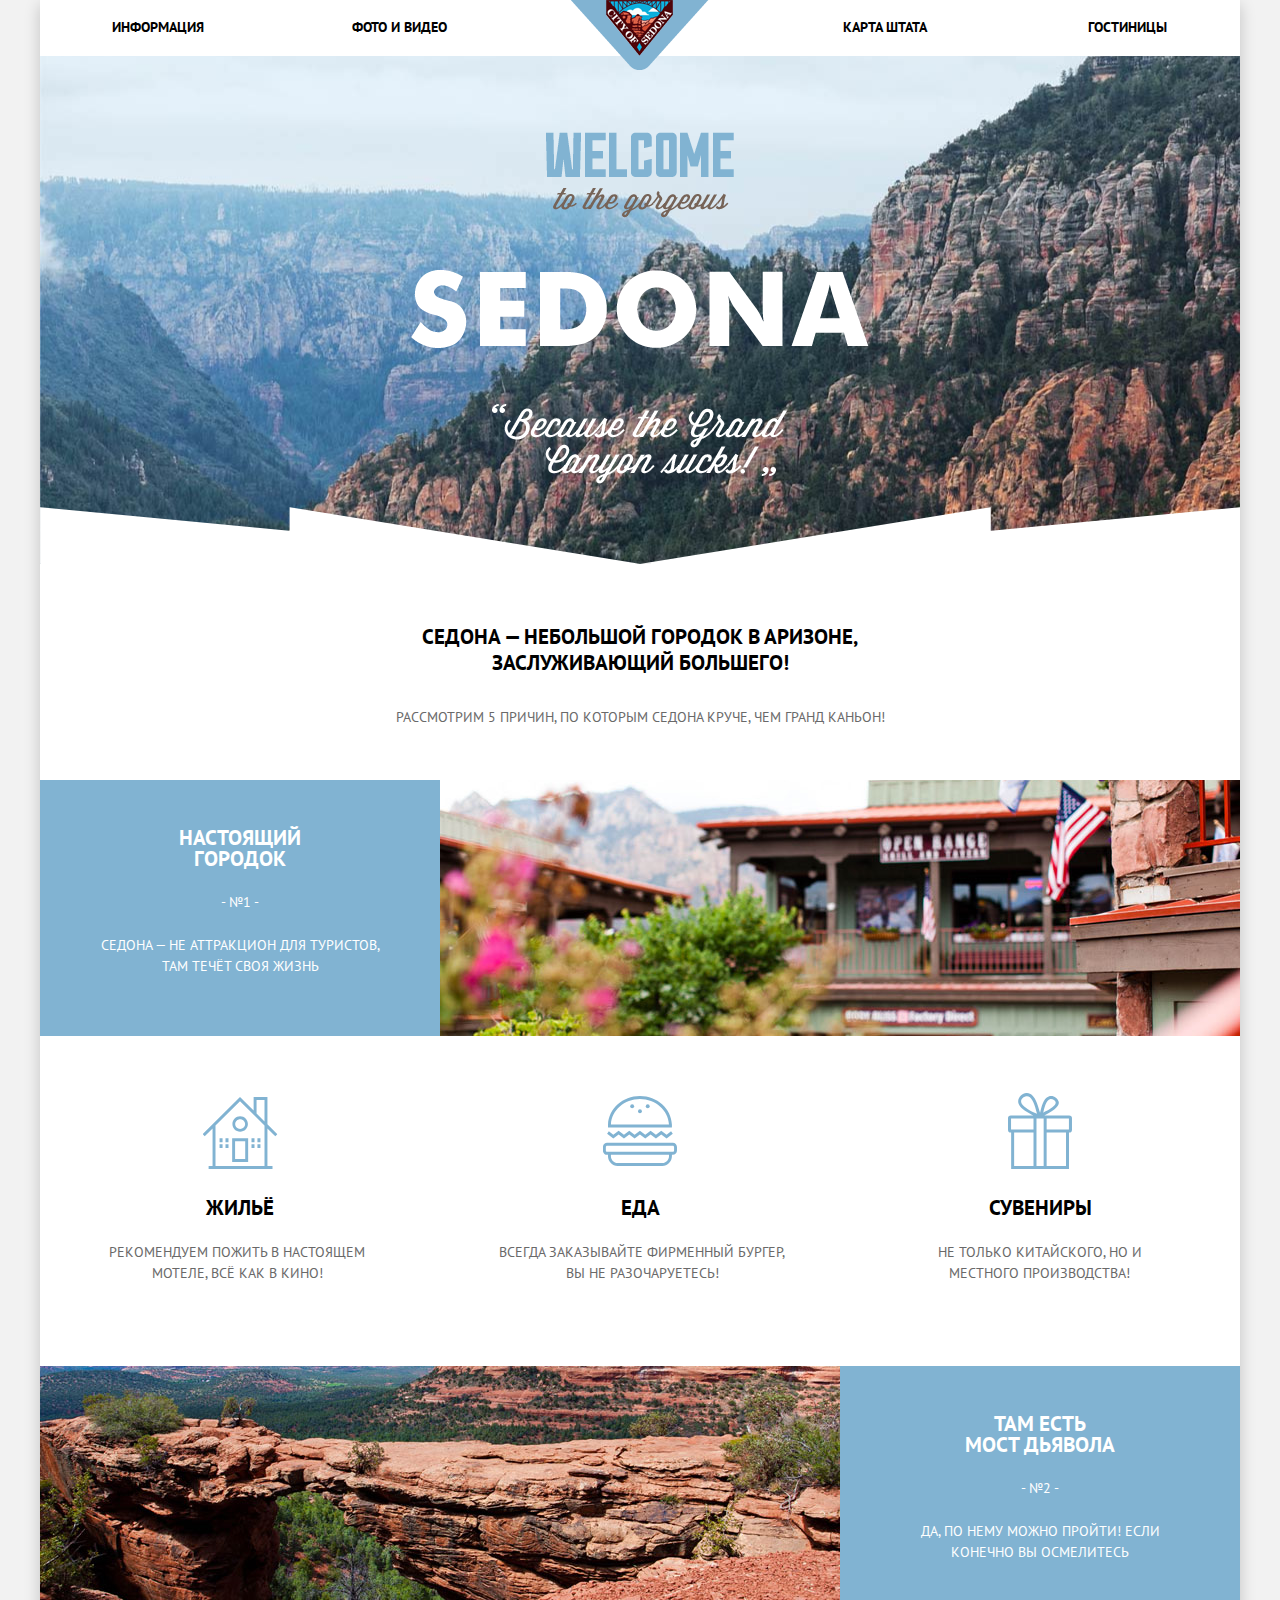
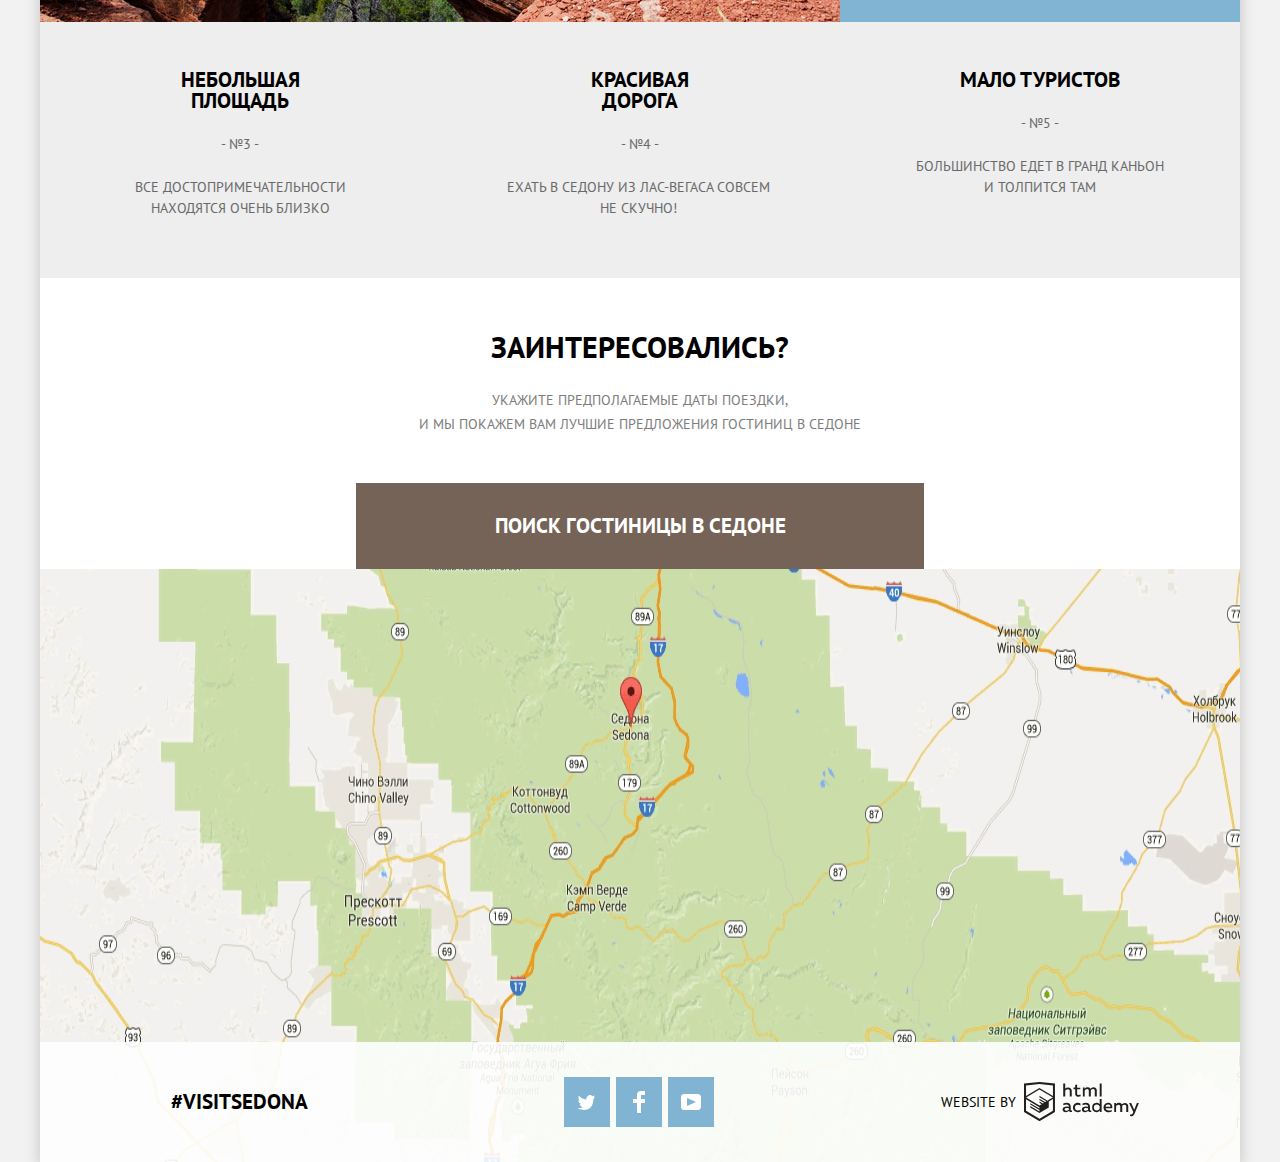
<file: index.html>
<!DOCTYPE html>
<html lang="ru">
<head>
  <meta charset="utf-8">
  <title>HTML Academy: Седона</title>
  <link href="https://fonts.googleapis.com/css?family=PT+Sans:400,700&amp;subset=latin,cyrillic" rel="stylesheet" type="text/css">
  <link href="css/normalize.min.css" rel="stylesheet">
  <link rel="stylesheet" href="css/style.min.css">
</head>
<body>
  <div class="wrapper">
    <header class="main_header">
      <nav class="main_navigation">
        <a  class="logo main_logo">
          <img class="logo_image" src="img/logo.png" width="138" height="70" alt="Логотип"></a>
        <ul class="main_nav_list">
          <li class="main_nav_item">
            <a class="main_nav_link" href="info.html">информация</a>
          </li>
          <li class="main_nav_item">
            <a class="main_nav_link" href="#">фото и видео</a>
          </li>
          <li class="main_nav_item">
            <a class="main_nav_link modal_map_link" href="map.html">карта штата</a>
          </li>
          <li class="main_nav_item">
            <a class="main_nav_link" href="hotels.html">гостиницы</a>
          </li>
        </ul>
      </nav>
    </header>
    <main class="container">
      <div class="page_main_intro">
        <img class="page_main_logo" src="img/welcome-sedona.png" width="458" height="352" alt="добро пожалувать в Седону"></div>
      <div class="information">
        <h1 class="visually-hidden">Отели в городе Седона</h1> <b class="information_item">Седона — небольшой городок в Аризоне, заслуживающий большего!</b>
        <p class="information_text">
          Рассмотрим 5 причин, по которым Седона круче, чем Гранд каньон!
        </p>
      </div>
      <section class="service">
        <div class="service_wrap">
          <div class="separate_wrap">
            <div class="city_elem">
              <h3 class="heading_elem">настоящий городок</h3>
              <span class="item_num">- №1 -</span>
              <p class="characters_text">Седона — не аттракцион для туристов, там течёт своя жизнь</p>
            </div>
            <div class="image_wrap">
              <img class="city" src="img/city2.jpg" width="800" height="400" alt="городок Седона"></div>
          </div>
          <div class="separate_wrap separate_wrapper">
            <div class="housing_elem paragraph_text">
              <h3 class="title_elem">жильё</h3>
              <p class="characters housing_elem_text">рекомендуем пожить в настоящем мотеле, всё как в кино!</p>
            </div>
            <div class="food_elem paragraph_text">
              <h3 class="title_elem">еда</h3>
              <p class="characters food_elem_text">всегда заказывайте фирменный бургер, вы не разочаруетесь!</p>
            </div>
            <div class="souvenirs_elem paragraph_text">
              <h3 class="title_elem">сувениры</h3>
              <p class="characters souvenirs_elem_text">Не только китайского, но и местного производства!</p>
            </div>
          </div>
          <div class="separate_wrap bridge_wrapper">
            <div class="image_wrap">
              <img class="city" src="img/bridge2.jpg" width="800" height="400" alt="мост дьявола"></div>
            <div class="bridge_elem">
              <h3 class="heading_elem">
                там есть
                <br>мост дьявола</h3>
              <span class="item_num">- №2 -</span>
              <p class="characters_text">Да, по нему можно пройти! Если конечно вы осмелитесь</p>
            </div>
          </div>
          <div class="separate_wrap bridge_wrapper">
            <div class="fragment_descriptions">
              <h3 class="heading_elem">небольшая площадь</h3>
              <p class="elem_num">- №3 -</p>
              <p class="characters">Все достопримечательности находятся очень близко</p>
            </div>
            <div class="fragment_descriptions">
              <h3 class="heading_elem">красивая дорога</h3>
              <p class="elem_num">- №4 -</p>
              <p class="characters road_elem-text">Ехать в Седону из Лас-Вегаса совсем не скучно!</p>
            </div>
            <div class="fragment_descriptions">
              <h3 class="heading_elem">мало туристов</h3>
              <p class="elem_num">- №5 -</p>
              <p class="characters way_elem_text">Большинство едет в гранд каньон и толпится там</p>
            </div>
          </div>
        </div>
      </section>
      <section class="search_hotel">
        <h2 class="visually_hidden">форма поиска гостиницы в седоне</h2> <b class="search_hotel_title">заинтересовались?</b>
        <p class="search_hotel_text">
          Укажите предполагаемые даты поездки,
          <br>и мы покажем вам лучшие предложения гостиниц в седоне</p>
        <button class="button search_hotel_botton <!-- toggler__button -->" type="button" id="bnt_search">поиск гостиницы в седоне</button>
        <form class="appointment_form form_search  <!-- button_close toggler__content -->
          " action="https://echo.htmlacademy.ru" method="post">
          <div class="appointment_item">
            <label class="form_search_label" for="arrival_date">Дата заезда:</label>
            <input id="arrival_date" type="text" class="form_calend" name="date" placeholder="24 апреля 2017" required>
            <button class="searh_caledar" type="button" aria-label="Календарь">
              <svg class="searh_caledar_icon" width="21" height="22">
                <svg xmlns="http://www.w3.org/2000/svg" width="21" height="22" viewBox="0 0 21 22">
                  <path fill="#cacaca" d="M19.251 2.025h-2.845V.648c0-.381-.294-.689-.656-.689-.363 0-.656.308-.656.689v1.377h-3.938V.648c0-.381-.294-.689-.655-.689-.363 0-.657.308-.657.689v1.377H5.906V.648c0-.381-.294-.689-.656-.689-.363 0-.657.308-.657.689v1.377H1.75C.784 2.025 0 2.847 0 3.862v16.302C0 21.179.784 22 1.75 22h17.501c.966 0 1.749-.821 1.749-1.836V3.862c0-1.015-.783-1.837-1.749-1.837zm.437 18.139a.448.448 0 0 1-.437.459H1.75a.45.45 0 0 1-.438-.459V3.862a.45.45 0 0 1 .438-.459h2.844v1.378c0 .381.294.689.657.689.362 0 .656-.308.656-.689V3.403h3.938v1.378c0 .381.294.689.657.689.361 0 .655-.308.655-.689V3.403h3.938v1.378c0 .381.293.689.656.689.362 0 .656-.308.656-.689V3.403h2.845c.241 0 .437.206.437.459v16.302z"/>
                  <path fill="#cacaca" d="M4.594 8.225h2.625v2.066H4.594zM4.594 11.668h2.625v2.067H4.594zM4.594 15.112h2.625v2.066H4.594zM9.188 15.112h2.625v2.066H9.188zM9.188 11.668h2.625v2.067H9.188zM9.188 8.225h2.625v2.066H9.188zM13.781 15.112h2.625v2.066h-2.625zM13.781 11.668h2.625v2.067h-2.625zM13.781 8.225h2.625v2.066h-2.625z"/>
                </svg>
              </svg>
            </button>
          </div>
          <div class="appointment_item">
            <label class="form_search_label" for="departure_date" >Дата выезда:</label>
            <input id="departure_date" type="text" class="form_calend" name="date" placeholder="4 июля 2017" required>
            <button class="searh_caledar" type="button" aria-label="Календарь">
              <svg class="searh_caledar_icon" width="21" height="22">
                <svg xmlns="http://www.w3.org/2000/svg" width="21" height="22" viewBox="0 0 21 22">
                  <path fill="#cacaca" d="M19.251 2.025h-2.845V.648c0-.381-.294-.689-.656-.689-.363 0-.656.308-.656.689v1.377h-3.938V.648c0-.381-.294-.689-.655-.689-.363 0-.657.308-.657.689v1.377H5.906V.648c0-.381-.294-.689-.656-.689-.363 0-.657.308-.657.689v1.377H1.75C.784 2.025 0 2.847 0 3.862v16.302C0 21.179.784 22 1.75 22h17.501c.966 0 1.749-.821 1.749-1.836V3.862c0-1.015-.783-1.837-1.749-1.837zm.437 18.139a.448.448 0 0 1-.437.459H1.75a.45.45 0 0 1-.438-.459V3.862a.45.45 0 0 1 .438-.459h2.844v1.378c0 .381.294.689.657.689.362 0 .656-.308.656-.689V3.403h3.938v1.378c0 .381.294.689.657.689.361 0 .655-.308.655-.689V3.403h3.938v1.378c0 .381.293.689.656.689.362 0 .656-.308.656-.689V3.403h2.845c.241 0 .437.206.437.459v16.302z"/>
                  <path fill="#cacaca" d="M4.594 8.225h2.625v2.066H4.594zM4.594 11.668h2.625v2.067H4.594zM4.594 15.112h2.625v2.066H4.594zM9.188 15.112h2.625v2.066H9.188zM9.188 11.668h2.625v2.067H9.188zM9.188 8.225h2.625v2.066H9.188zM13.781 15.112h2.625v2.066h-2.625zM13.781 11.668h2.625v2.067h-2.625zM13.781 8.225h2.625v2.066h-2.625z"/>
                </svg>
              </svg>
            </button>
          </div>
          <div class="appointment_item">
            <div class="form_number_people">
              <label for="appointment_namber" class="form_search_label">Взрослые</label>
              <button class="searh_button adults_button_minus" type="button" aria-label="уменьшить" ></button>
              <input class="big_child" type="text" name="number" id="appointment_namber" placeholder="2">
              <button class="searh_button adults_button_plus" type="button" aria-label="увеличить"></button>
            </div>
            <div class="form_number_people">
              <label  for="child_namber" class="form_label_child">Дети:</label>
              <button class="searh_button adults_button_minus" type="button" aria-label="уменьшить"></button>
              <input class="big_child" type="text" id="child_namber" placeholder="0" required>
              <button class="searh_button adults_button_plus" type="button" aria-label="уменьшить"></button>
            </div>
          </div>
          <button type="submit" class="button_submit_search">Найти</button>
        </form>
      </section>
      <section class="map modal_map">
        <h2 class="visually_hidden">Мы на большой карте</h2>
       <div class="map_interactive">
        <iframe src="https://www.google.com/maps/embed?pb=!1m18!1m12!1m3!1d997641.0721878601!2d-112.39646853021871!3d34.780696503165004!2m3!1f0!2f0!3f0!3m2!1i1024!2i768!4f13.1!3m3!1m2!1s0x872da132f942b00d%3A0x5548c523fa6c8efd!2z0KHQtdC00L7QvdCwLCDQkNGA0LjQt9C-0L3QsCA4NjMzNiwg0KHQqNCQ!5e0!3m2!1sru!2sru!4v1530420291716"  allowfullscreen></iframe>
       </div>
        <img class="map_image" src="img/big_map.png"
         width="1200" height="593"  alt="карта">
        <button class="modal_close" type="button">Закрыть</button>
      </section>
    </main>
    <footer class="footer_index">
      <div class="page_footer">
        <div class="footer_copyright">
          <a class="page_footer_label" href="#">#visitsedona</a>
        </div>
        <div class=" footer_copyright">
          <ul class="social_link">
            <li class="social_link_item">
              <a class="social_btn social_btn_blue" href="https://vk.com/htmlacademy">
                <span class="visually-hidden">твитер</span>
                <svg xmlns="http://www.w3.org/2000/svg" xmlns:xlink="http://www.w3.org/1999/xlink" width="17" height="15" viewBox="0 0 17 15">
                  <path fill="#FFF" d="M10.95.144c1.685-.496 2.984.27 3.577 1.179.673-.231 1.331-.481 2.011-.708a2.345 2.345 0 0 1-.857 1.768c.685.17 1.304-.491 1.304-.491-.169 1-1.006 1.788-1.563 2.024-.231 6.75-3.175 11.217-10.077 11.082h-.446c-.41 0-4.164-.46-4.898-1.887 2.271.196 3.893-.422 4.693-1.177-.96-.3-2.679-.477-2.979-2.95.349.106.564.228 1.19.119C1.705 8.247.374 7.53.448 5.33c.285.328 1.067.536 1.34.472C1.085 5.561-.182 2.442.894.85c1.818 1.854 3.735 3.606 7.152 3.773C8.254 2.33 9.183.793 10.95.144z"/>
                </svg>
              </a>
            </li>
            <li class="social_link_item">
              <a class="social_btn social_btn_blue" href="https://facebook.com/htmlacademy">
                <span class="visually-hidden">Фейсбук</span>
                <svg xmlns="http://www.w3.org/2000/svg" width="12" height="22" viewBox="0 0 12 22">
                  <path fill="#FFF" d="M12 4V0H8a4 4 0 0 0-4 4v4H0v4h4v10h4V12h4V8H8V4h4z"/>
                </svg>
              </a>
            </li>
            <li class="social_link_item">
              <a class="social_btn social_btn_blue" href="https://instagram.com/htmlacademy">
                <span class="visually-hidden">ютуб</span>
                <svg xmlns="http://www.w3.org/2000/svg" xmlns:xlink="http://www.w3.org/1999/xlink" width="20" height="16" viewBox="0 0 20 16">
                  <path fill="#FFF" d="M17 0H3C1.35 0 0 1.35 0 3v10c0 1.65 1.35 3 3 3h14c1.65 0 3-1.35 3-3V3c0-1.65-1.35-3-3-3zM6.027 11.998V4.002L15.014 8l-8.987 3.998z"/>
                </svg>
              </a>
            </li>
          </ul>
        </div>
        <div class="footer_copyright">
          <span class="academy_logo">website by</span>
          <a class="copyright_logo" href="https://htmlacademy.ru/intensive/htmlcss">
            <svg id="Layer_1" data-name="Layer 1" xmlns="http://www.w3.org/2000/svg" viewBox="0 0 108.08 36.85">
              <title>logo-htmlacademy-small1</title>
              <path d="M44.61,26.88a2,2,0,0,0,.55-0.1v1.33a3.25,3.25,0,0,1-1.18.21,1.67,1.67,0,0,1-1.67-1,4.84,4.84,0,0,1-3.14,1.08c-1.51,0-2.91-.83-2.91-2.55,0-2.13,2-2.79,3.71-2.79a11.08,11.08,0,0,1,2.17.25v-0.3c0-1-.76-1.77-2.19-1.77a7.42,7.42,0,0,0-3,.64v-1.7a10.21,10.21,0,0,1,3.19-.55c2.36,0,3.81,1.12,3.81,3.65v3a0.54,0.54,0,0,0,.49.59h0.17Zm-6.44-1.13A1.35,1.35,0,0,0,39.63,27h0.11a3.39,3.39,0,0,0,2.41-1V24.58a9.72,9.72,0,0,0-1.81-.21c-1,0-2.16.33-2.16,1.38h0Zm12.36-6.11a5,5,0,0,1,2.57.64V22a4.08,4.08,0,0,0-2.3-.7,2.75,2.75,0,1,0,0,5.49,5,5,0,0,0,2.43-.64v1.71a6.27,6.27,0,0,1-2.76.57A4.21,4.21,0,0,1,46,24.51q0-.21,0-0.41a4.32,4.32,0,0,1,4.18-4.46h0.38Zm12.17,7.24a2,2,0,0,0,.55-0.1v1.33a3.25,3.25,0,0,1-1.18.21,1.67,1.67,0,0,1-1.67-1,4.84,4.84,0,0,1-3.14,1.08c-1.51,0-2.91-.83-2.91-2.55,0-2.13,2-2.79,3.71-2.79a11.08,11.08,0,0,1,2.17.25v-0.3c0-1-.76-1.77-2.19-1.77a7.42,7.42,0,0,0-3,.64v-1.7a10.21,10.21,0,0,1,3.19-.55c2.36,0,3.81,1.12,3.81,3.65v3a0.54,0.54,0,0,0,.49.59h0.17Zm-6.44-1.13A1.35,1.35,0,0,0,57.73,27h0.11a3.39,3.39,0,0,0,2.41-1V24.58a9.72,9.72,0,0,0-1.81-.21c-1.06,0-2.16.33-2.16,1.38h0ZM73,16V28.2H71.35V26.88a3.88,3.88,0,0,1-3.19,1.54,4.4,4.4,0,0,1,0-8.78,3.81,3.81,0,0,1,3,1.3V16H73Zm-4.53,5.22a2.76,2.76,0,1,0,0,5.52A2.86,2.86,0,0,0,71.15,25V23A2.91,2.91,0,0,0,68.49,21.27ZM79,19.64c3.31,0,4.46,2.68,3.92,5.09H76.7c0.21,1.5,1.67,2.11,3.19,2.11a6.11,6.11,0,0,0,2.64-.59v1.6a7.14,7.14,0,0,1-3,.57C77,28.42,74.78,27,74.78,24a4.18,4.18,0,0,1,4-4.39H79Zm0.09,1.54a2.28,2.28,0,0,0-2.44,2.1v0.06H81.3A2,2,0,0,0,79.13,21.18Zm5.73,7V19.87h1.65v1a3.81,3.81,0,0,1,2.78-1.27A2.86,2.86,0,0,1,91.89,21a4.12,4.12,0,0,1,2.91-1.33A3.06,3.06,0,0,1,98,23V28.2h-1.9V23.05a1.59,1.59,0,0,0-1.42-1.75H94.42a2.8,2.8,0,0,0-2.07,1.12V28.2h-1.9V23.05A1.59,1.59,0,0,0,89,21.31H88.8a3,3,0,0,0-2.21,1.29v5.63H84.86Zm21.31-8.33h1.9l-3.91,9.46c-0.9,2.17-2.09,2.86-3.35,2.86a4.76,4.76,0,0,1-1.1-.14V30.46a2.86,2.86,0,0,0,.85.12c0.9,0,1.58-.64,2.07-1.9l0.17-.42-4-8.4h2l2.86,6.29ZM38.73,1.46V6.22a3.81,3.81,0,0,1,2.7-1.14,3.25,3.25,0,0,1,3.44,3.4v5.15H43V8.72a1.81,1.81,0,0,0-1.61-2h-0.3a2.93,2.93,0,0,0-2.32,1.39v5.52h-1.9V1.46h1.9ZM49.94,2.31v3h3V6.91h-3v3.81c0,1.1.5,1.46,1.58,1.46a4.49,4.49,0,0,0,1.69-.33v1.6A6.8,6.8,0,0,1,51,13.8a2.55,2.55,0,0,1-2.86-2.74V6.89H46.58V5.26h1.5V2.74Zm5.4,11.31V5.28H57v1A3.81,3.81,0,0,1,59.77,5a2.86,2.86,0,0,1,2.6,1.33A4.12,4.12,0,0,1,65.28,5,3.06,3.06,0,0,1,68.44,8.4v5.21h-1.9V8.46a1.59,1.59,0,0,0-1.42-1.75H64.89a2.8,2.8,0,0,0-2.07,1.12v5.78h-1.9V8.46A1.59,1.59,0,0,0,59.5,6.71H59.27A3,3,0,0,0,57.06,8v5.63H55.34ZM71.17,1.45H73V13.6H71.17V1.45ZM14.71,0H14.55L0,1.54V28.21l14.55,8.66,14.55-8.66V1.54Zm12.5,27.1L14.55,34.64,1.9,27.12V16.18l12.59,7.5V25L5.86,19.9v1.31l8.68,5.21v1.39L5.87,22.65V24l8.68,5.21,8.75-5.24V18.31L27.2,16V27.12Zm0-12.53-3.48,2-1.6,1L14.51,13v1.31L21,18.23H21l-0.14.09-1,.54-5.37-3.2V17l4.24,2.52-1,.67-3.2-1.9v1.31l2.1,1.24L14.5,22.1,2,14.65,14.51,7.11Zm0-1.32L14.49,5.76,1.91,13.25v-10L14.56,1.92,27.21,3.25v10h0Z" transform="translate(0 -0.02)" fill="#231f20"/>
            </svg>
          </a>
        </div>
      </div>
    </footer>
</div>
       <script src="js/main.min.js" defer></script>
</body>
</html>
</file>
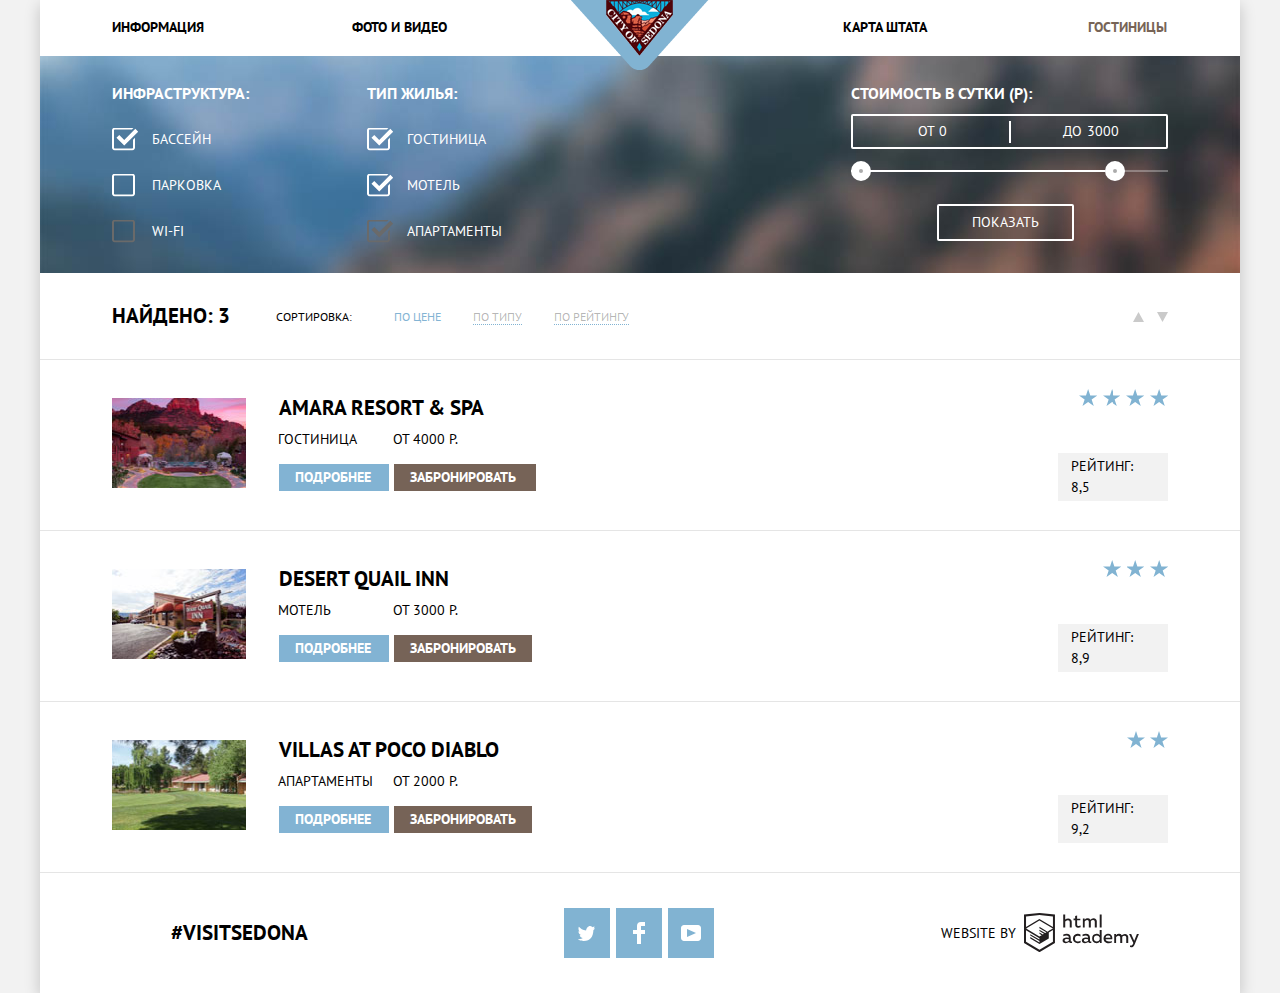
<file: hotels.html>
<!DOCTYPE html>
<html lang="ru">
<head>
  <meta charset="UTF-8">
  <title>sedona-hotels</title>
   <link href="https://fonts.googleapis.com/css?family=PT+Sans:400,700&amp;subset=latin,cyrillic" rel="stylesheet" type="text/css">
  <link href="css/normalize.min.css" rel="stylesheet">
  <link rel="stylesheet" href="css/style.min.css"></head>
<body class="inner_page">
  <div class="wrapper">
    <header class="main_header">
      <nav class="main_navigation">
        <a  class="logo main_logo" href="index.html">
          <img class="logo_image" src="img/logo.png" width="138" height="70" alt="Логотип"></a>
        <ul class="main_nav_list">
          <li class="main_nav_item">
            <a class="main_nav_link" href="#">информация</a>
          </li>
          <li class="main_nav_item">
            <a class="main_nav_link" href="#">фото и видео</a>
          </li>
          <li class="main_nav_item">
            <a class="main_nav_link" href="#">карта штата</a>
          </li>
          <li class="main_nav_item">
            <a class="main_nav_link main_present_link">гостиницы</a>
          </li>
        </ul>
      </nav>
    </header>
    <main class="page_main">
      <form class="filter" action="https://echo.htmlacademy.ru" method="get"  >
        <div class="form_block_left">
          <fieldset class="filter_flex">
            <legend class="filter_legend">инфраструктура:</legend>
            <ul class="filter_checkboxes">
              <li>
                <input class="filter_checkbox visually_hidden" type="checkbox" name="pool" id="pool" checked>
                <label for="pool">бассейн</label>
              </li>
              <li>
                <input class="filter_checkbox visually_hidden" type="checkbox" name="parking" id="parking">
                <label for="parking">парковка</label>
              </li>
              <li>
                <input class="filter_checkbox visually_hidden" type="checkbox" name="wifi" id="wifi" disabled>
                <label for="wifi">wi-fi</label>
              </li>
            </ul>
          </fieldset>
          <fieldset class="filter_flex">
            <legend class="filter_legend">тип жилья:</legend>
            <ul class="filter_checkboxes">
              <li>
                <input class="filter_checkbox visually_hidden" type="checkbox" name="hotel" id="hotel" checked>
                <label for="hotel">гостиница</label>
              </li>
              <li>
                <input class="filter_checkbox visually_hidden" type="checkbox" name="motel" id="motel" checked>
                <label for="motel">мотель</label>
              </li>
              <li>
                <input class="filter_checkbox visually_hidden checkbox_disabled" type="checkbox" name="apartments" id="apartments" checked disabled="disabled">
                <label class="filter_label_checkbox" for="apartments">апартаменты</label>
              </li>
            </ul>
          </fieldset>
        </div>
        <div class="payment_day">
          <p class="cost_day">стоимость в сутки (р):</p>
          <div class="number_num">
            <label class="num_min">
              От
              <input type="text" value="0" id="tariff_day"></label>
            <label class="num_max">
              До
              <input type="text" value="3000" id="tariff_last_day"></label>
          </div>
          <div class="slider_range">
            <div class="slider_line_range">
              <div class="line_slider"></div>
            </div>
            <div class="range_toggle slider_button_min" ></div>
            <div class="range_toggle slider_button_max" ></div>
          </div>
          <button class="slider_btn" type="submit" >показать</button>
        </div>
      </form>
      <div class="choice_wrap">
        <div class="choice_search"> <b class="choice_result">найдено: 3</b>
        </div>
        <div class="soft_wrap">
          <p class="soft_text">сортировка:</p>
          <ul class="catalog_list">
            <li class="soft_item">
              <a class="soft_item_active" href="#">по цене</a>
            </li>
            <li class="soft_item">
              <a class="soft_link" href="#">по типу</a>
            </li>
            <li class="soft_item">
              <a class="soft_link" href="#">по рейтингу</a>
            </li>
          </ul>
        </div>
        <ul class="down_up_searh">
          <li class="icon_dir_item">
            <a class="icon_link" href="#" aria-label="Вниз">
              <svg xmlns="http://www.w3.org/2000/svg" width="11" height="10" viewBox="0 0 11 10">
                <path fill="#cacaca" d="M5.5 0L0 10h11z"/>
              </svg>
            </a>
          </li>
          <li class="icon_dir_item">
            <a class="icon_down_link" href="#" aria-label="Вверх">
              <svg xmlns="http://www.w3.org/2000/svg" width="11" height="10" viewBox="0 0 11 10">
                <path fill="#cacaca" d="M5.5 10L0 0h11"/>
              </svg>
            </a>
          </li>
        </ul>
      </div>
      <section class="hotel">
        <img class="hotel_image" src="img/hotel-amara.jpg" width="135" height="90" alt="отель">
        <div class="hotel_description_wpap">
          <h2 class="hotel_name">
            <a class="hotel_link" href="#">Amara Resort & Spa</a>
          </h2>
          <div class="hotel_description">
            <div class="hotel_info">
              <p class="hotel_text">гостиница</p>
              <a href="#" class="hotel_button button button_blue">подробнее</a>
            </div>
            <div class="hotel_booking">
              <p class="hotel_text">от 4000 р.</p>
              <a href="#" class="hotel_button button button_brown">забронировать</a>
            </div>
          </div>
        </div>
        <div class="hotel_rating">
          <div class="hotel_stars stars_four"></div>
          <p class="rating_text">рейтинг: 8,5</p>
        </div>
      </section>
      <section class="hotel">
        <img class="hotel_image" src="img/motel-desert.jpg" width="135" height="90" alt="отель">
        <div class="hotel_description_wpap">
          <h2 class="hotel_name">
            <a class="hotel_link" href="#">Desert Quail Inn</a>
          </h2>
          <div class="hotel_description">
            <div class="hotel_info">
              <p class="hotel_text">мотель</p>
              <a href="#" class="hotel_button button button_blue">подробнее</a>
            </div>
            <div class="motel_booking">
              <p class="hotel_text">от 3000 р.</p>
              <a href="#" class="hotel_button button button_brown">забронировать</a>
            </div>
          </div>
        </div>
        <div class="hotel_rating">
          <div class="hotel_stars stars_three"></div>
          <p class="rating_text">рейтинг: 8,9</p>
        </div>
      </section>
      <section class="hotel">
        <img class="hotel_image" src="img/apartment_villas.jpg" width="135" height="90" alt="апартаменты">
        <div class="hotel_description_wpap">
          <h2 class="hotel_name">
            <a class="hotel_link" href="#">Villas at Poco Diablo</a>
          </h2>
          <div class="hotel_description">
            <div class="hotel_info">
              <p class="hotel_text">апартаменты</p>
              <a href="#" class="hotel_button button button_blue">подробнее</a>
            </div>
            <div class="apartment_booking">
              <p class="hotel_text">от 2000 р.</p>
              <a href="#" class="hotel_button button button_brown">забронировать</a>
            </div>
          </div>
        </div>
        <div class="hotel_rating">
          <div class="hotel_stars stars_two"></div>
          <p class="rating_text">рейтинг: 9,2</p>
        </div>
      </section>
    </main>
    <footer>
      <div class="page_footer">
        <div class="footer_copyright">
          <a class="page_footer_label" href="#">#visitsedona</a>
        </div>
        <div class=" footer_copyright">
          <ul class="social_link">
            <li class="social_link_item">
              <a class="social_btn social_btn_blue" href="https://vk.com/htmlacademy">
                <span class="visually-hidden">твитер</span>
                <svg xmlns="http://www.w3.org/2000/svg" xmlns:xlink="http://www.w3.org/1999/xlink" width="17" height="15" viewBox="0 0 17 15">
                  <path fill="#FFF" d="M10.95.144c1.685-.496 2.984.27 3.577 1.179.673-.231 1.331-.481 2.011-.708a2.345 2.345 0 0 1-.857 1.768c.685.17 1.304-.491 1.304-.491-.169 1-1.006 1.788-1.563 2.024-.231 6.75-3.175 11.217-10.077 11.082h-.446c-.41 0-4.164-.46-4.898-1.887 2.271.196 3.893-.422 4.693-1.177-.96-.3-2.679-.477-2.979-2.95.349.106.564.228 1.19.119C1.705 8.247.374 7.53.448 5.33c.285.328 1.067.536 1.34.472C1.085 5.561-.182 2.442.894.85c1.818 1.854 3.735 3.606 7.152 3.773C8.254 2.33 9.183.793 10.95.144z"/>
                </svg>
              </a>
            </li>
            <li class="social_link_item">
              <a class="social_btn social_btn_blue" href="https://facebook.com/htmlacademy">
                <span class="visually-hidden">Фейсбук</span>
                <svg xmlns="http://www.w3.org/2000/svg" width="12" height="22" viewBox="0 0 12 22">
                  <path fill="#FFF" d="M12 4V0H8a4 4 0 0 0-4 4v4H0v4h4v10h4V12h4V8H8V4h4z"/>
                </svg>
              </a>
            </li>
            <li class="social_link_item">
              <a class="social_btn social_btn_blue" href="https://instagram.com/htmlacademy">
                <span class="visually-hidden">ютуб</span>
                <svg xmlns="http://www.w3.org/2000/svg" xmlns:xlink="http://www.w3.org/1999/xlink" width="20" height="16" viewBox="0 0 20 16">
                  <path fill="#FFF" d="M17 0H3C1.35 0 0 1.35 0 3v10c0 1.65 1.35 3 3 3h14c1.65 0 3-1.35 3-3V3c0-1.65-1.35-3-3-3zM6.027 11.998V4.002L15.014 8l-8.987 3.998z"/>
                </svg>
              </a>
            </li>
          </ul>
        </div>
        <div class="footer_copyright">
          <span class="academy_logo">website by</span>
          <a class="copyright_logo" href="https://htmlacademy.ru/intensive/htmlcss">
            <svg id="Layer_1" data-name="Layer 1" xmlns="http://www.w3.org/2000/svg" viewBox="0 0 108.08 36.85">
              <title>logo-htmlacademy-small1</title>
              <path d="M44.61,26.88a2,2,0,0,0,.55-0.1v1.33a3.25,3.25,0,0,1-1.18.21,1.67,1.67,0,0,1-1.67-1,4.84,4.84,0,0,1-3.14,1.08c-1.51,0-2.91-.83-2.91-2.55,0-2.13,2-2.79,3.71-2.79a11.08,11.08,0,0,1,2.17.25v-0.3c0-1-.76-1.77-2.19-1.77a7.42,7.42,0,0,0-3,.64v-1.7a10.21,10.21,0,0,1,3.19-.55c2.36,0,3.81,1.12,3.81,3.65v3a0.54,0.54,0,0,0,.49.59h0.17Zm-6.44-1.13A1.35,1.35,0,0,0,39.63,27h0.11a3.39,3.39,0,0,0,2.41-1V24.58a9.72,9.72,0,0,0-1.81-.21c-1,0-2.16.33-2.16,1.38h0Zm12.36-6.11a5,5,0,0,1,2.57.64V22a4.08,4.08,0,0,0-2.3-.7,2.75,2.75,0,1,0,0,5.49,5,5,0,0,0,2.43-.64v1.71a6.27,6.27,0,0,1-2.76.57A4.21,4.21,0,0,1,46,24.51q0-.21,0-0.41a4.32,4.32,0,0,1,4.18-4.46h0.38Zm12.17,7.24a2,2,0,0,0,.55-0.1v1.33a3.25,3.25,0,0,1-1.18.21,1.67,1.67,0,0,1-1.67-1,4.84,4.84,0,0,1-3.14,1.08c-1.51,0-2.91-.83-2.91-2.55,0-2.13,2-2.79,3.71-2.79a11.08,11.08,0,0,1,2.17.25v-0.3c0-1-.76-1.77-2.19-1.77a7.42,7.42,0,0,0-3,.64v-1.7a10.21,10.21,0,0,1,3.19-.55c2.36,0,3.81,1.12,3.81,3.65v3a0.54,0.54,0,0,0,.49.59h0.17Zm-6.44-1.13A1.35,1.35,0,0,0,57.73,27h0.11a3.39,3.39,0,0,0,2.41-1V24.58a9.72,9.72,0,0,0-1.81-.21c-1.06,0-2.16.33-2.16,1.38h0ZM73,16V28.2H71.35V26.88a3.88,3.88,0,0,1-3.19,1.54,4.4,4.4,0,0,1,0-8.78,3.81,3.81,0,0,1,3,1.3V16H73Zm-4.53,5.22a2.76,2.76,0,1,0,0,5.52A2.86,2.86,0,0,0,71.15,25V23A2.91,2.91,0,0,0,68.49,21.27ZM79,19.64c3.31,0,4.46,2.68,3.92,5.09H76.7c0.21,1.5,1.67,2.11,3.19,2.11a6.11,6.11,0,0,0,2.64-.59v1.6a7.14,7.14,0,0,1-3,.57C77,28.42,74.78,27,74.78,24a4.18,4.18,0,0,1,4-4.39H79Zm0.09,1.54a2.28,2.28,0,0,0-2.44,2.1v0.06H81.3A2,2,0,0,0,79.13,21.18Zm5.73,7V19.87h1.65v1a3.81,3.81,0,0,1,2.78-1.27A2.86,2.86,0,0,1,91.89,21a4.12,4.12,0,0,1,2.91-1.33A3.06,3.06,0,0,1,98,23V28.2h-1.9V23.05a1.59,1.59,0,0,0-1.42-1.75H94.42a2.8,2.8,0,0,0-2.07,1.12V28.2h-1.9V23.05A1.59,1.59,0,0,0,89,21.31H88.8a3,3,0,0,0-2.21,1.29v5.63H84.86Zm21.31-8.33h1.9l-3.91,9.46c-0.9,2.17-2.09,2.86-3.35,2.86a4.76,4.76,0,0,1-1.1-.14V30.46a2.86,2.86,0,0,0,.85.12c0.9,0,1.58-.64,2.07-1.9l0.17-.42-4-8.4h2l2.86,6.29ZM38.73,1.46V6.22a3.81,3.81,0,0,1,2.7-1.14,3.25,3.25,0,0,1,3.44,3.4v5.15H43V8.72a1.81,1.81,0,0,0-1.61-2h-0.3a2.93,2.93,0,0,0-2.32,1.39v5.52h-1.9V1.46h1.9ZM49.94,2.31v3h3V6.91h-3v3.81c0,1.1.5,1.46,1.58,1.46a4.49,4.49,0,0,0,1.69-.33v1.6A6.8,6.8,0,0,1,51,13.8a2.55,2.55,0,0,1-2.86-2.74V6.89H46.58V5.26h1.5V2.74Zm5.4,11.31V5.28H57v1A3.81,3.81,0,0,1,59.77,5a2.86,2.86,0,0,1,2.6,1.33A4.12,4.12,0,0,1,65.28,5,3.06,3.06,0,0,1,68.44,8.4v5.21h-1.9V8.46a1.59,1.59,0,0,0-1.42-1.75H64.89a2.8,2.8,0,0,0-2.07,1.12v5.78h-1.9V8.46A1.59,1.59,0,0,0,59.5,6.71H59.27A3,3,0,0,0,57.06,8v5.63H55.34ZM71.17,1.45H73V13.6H71.17V1.45ZM14.71,0H14.55L0,1.54V28.21l14.55,8.66,14.55-8.66V1.54Zm12.5,27.1L14.55,34.64,1.9,27.12V16.18l12.59,7.5V25L5.86,19.9v1.31l8.68,5.21v1.39L5.87,22.65V24l8.68,5.21,8.75-5.24V18.31L27.2,16V27.12Zm0-12.53-3.48,2-1.6,1L14.51,13v1.31L21,18.23H21l-0.14.09-1,.54-5.37-3.2V17l4.24,2.52-1,.67-3.2-1.9v1.31l2.1,1.24L14.5,22.1,2,14.65,14.51,7.11Zm0-1.32L14.49,5.76,1.91,13.25v-10L14.56,1.92,27.21,3.25v10h0Z" transform="translate(0 -0.02)" fill="#231f20"/>
            </svg>
          </a>
        </div>
      </div>
    </footer>
  </div>
</body>
</html>
</file>
<file: css/style.min.css>
html,body{margin:0;padding:0}body{margin:0;padding:0;min-width:768px;font-family:"PT Sans",Arial,sans-serif;font-size:14px;line-height:21px;font-weight:400;color:#000;text-transform:uppercase;background-color:#f2f2f2}.wrapper{position:relative;margin:0 auto;min-width:768px;max-width:1200px;background-color:#fff;-webkit-box-shadow:0 5px 15px 0 rgba(0,1,1,.2);box-shadow:0 5px 15px 0 rgba(0,1,1,.2)}.page_main_intro{position:relative;min-height:432px;padding-top:76px;background-color:#6e95bd;background-image:url("../img/background-foto.jpg");background-size:cover;background-position:50% 21%}a{text-decoration:none}.characters{margin-top:22px}.characters,.elem_num{font-family:"PT Sans","Arial",sans-serif;text-align:center;font-size:14px;line-height:21px;color:#696969}.button{display:block;border:0;font:inherit;font-size:14px;font-weight:700;color:#fff;word-wrap:break-word;text-transform:inherit;cursor:pointer;overflow:visible}.hotel_button{padding:3px 16px;font-size:14px;line-height:21px}.button_blue{background-color:#82b3d3}.button_blue:hover{background-color:#669ebf;-webkit-transition:all ease .5s;-o-transition:all ease .5s;transition:all ease .5s}.button_blue:active{background-color:#5496bd;color:#95b9d3}.button_brown{background-color:#766357}.button_brown:hover{background-color:#604e43;-webkit-transition:all ease .5s;-o-transition:all ease .5s;transition:all ease .5s}.button_brown:active{background-color:#503e33;color:#827773}.site_navigation{list-style:none}.site_navigation a{color:#000}.site_navigation a:hover{background-color:#81b3d2}.site_navigation a:focus{background-color:#b2b2b2}.visually-hidden{position:absolute;overflow:hidden;margin:-1px;border:0;padding:0;width:1px;height:1px;-webkit-clip-path:inset(100%);clip-path:inset(100%);clip:rect(0 0 0 0);white-space:nowrap}.information{display:block;margin:0 auto;padding-top:60px;padding-bottom:36px;max-width:500px;line-height:26px;text-align:center}.information_item{display:block;font-size:21px;font-weight:700}.information_text{display:block;margin-top:28px;text-align:center;font-size:14px;color:#696969}.map_interactive fieldset{border:0}.appointment_form{width:568px;height:396px;background-color:#f2f2f2}.form_search{position:absolute;padding:56px;-webkit-box-sizing:border-box;box-sizing:border-box;text-align:left;background-color:#fff;-webkit-box-shadow:0 7px 15px 0 rgba(0,1,1,.15);box-shadow:0 7px 15px 0 rgba(0,1,1,.15);z-index:5}.form_search_label{display:block;width:112px}.form_label_child{width:65px}.form_calend{-webkit-box-sizing:border-box;box-sizing:border-box;width:306px;height:38px;padding:0 10px;font-size:14px;text-transform:uppercase;background-color:#f2f2f2}.searh_caledar{display:-webkit-box;display:-ms-flexbox;display:flex;-webkit-box-pack:center;-ms-flex-pack:center;justify-content:center;-webkit-box-align:center;-ms-flex-align:center;align-items:center;border:2px solid transparent;width:41px;height:38px;background-color:#f2f2f2;cursor:pointer}.searh_caledar:hover path{fill:#000;-webkit-transition:all ease .5s;-o-transition:all ease .5s;transition:all ease .5s}.searh_caledar:active path{fill:#81b2d0;-webkit-transition:all ease .5s;-o-transition:all ease .5s;transition:all ease .5s}.button_submit_search{margin-top:24px;padding:16px 10px;width:100%;background-color:#81b3d2;font-size:21px;text-transform:uppercase;color:#fff;border:0;line-height:26px;font-weight:700;cursor:pointer}.button_submit_search:hover{background-color:#669ebf}.button_submit_search:active{background-color:#5596be;color:rgba(255,255,255,.3)}.appointment_form input[type="text"]:not(.big_child){border:0;background-color:#f2f2f2;font-size:14px;-webkit-box-shadow:inset 0 0 10px rgba(255,255,255,.75);box-shadow:inset 0 0 10px rgba(255,255,255,.75)}.big_child{width:38px;height:38px;font-size:14px;text-align:center;padding:0;-webkit-box-sizing:border-box;box-sizing:border-box;border:0}.appointment_item{display:-webkit-box;display:-ms-flexbox;display:flex;-webkit-box-pack:justify;-ms-flex-pack:justify;justify-content:space-between;-webkit-box-align:center;-ms-flex-align:center;align-items:center;margin-bottom:29px;font-weight:700;line-height:26px;color:#000}.form_number_people{display:-webkit-box;display:-ms-flexbox;display:flex;-webkit-box-pack:end;-ms-flex-pack:end;justify-content:flex-end;-webkit-box-align:center;-ms-flex-align:center;align-items:center;width:226px}.subform .big_child{width:38px;height:38px;font-size:14px;text-align:center;padding:0;-webkit-box-sizing:border-box;box-sizing:border-box;border:0}.searh_button{position:relative;display:block;border:0;width:38px;height:38px;font:inherit;background-color:#f2f2f2;cursor:pointer}.searh_button::before,.searh_button::after{content:"";position:absolute;top:50%;left:50%;background-color:#a9a9a9}.searh_button:hover::after,.searh_button:hover::before{background-color:#000}.adults_button_minus::before{-webkit-transform:translate(-50%,-50%);-ms-transform:translate(-50%,-50%);transform:translate(-50%,-50%);width:12px;height:3px}.adults_button_plus::before{-webkit-transform:translate(-50%,-50%);-ms-transform:translate(-50%,-50%);transform:translate(-50%,-50%)}.adults_button_plus::after,.adults_button_plus::before{width:11px;height:3px}.adults_button_plus::after{-webkit-transform:translate(-50%,-50%) rotate(90deg);-ms-transform:translate(-50%,-50%) rotate(90deg);transform:translate(-50%,-50%) rotate(90deg)}.appointment_item input[type="text"]{font:inherit;background-color:#f2f2f2;color:#0e0e0e}.appointment_item input[type="text"]:hover{background-color:#ebebeb;color:#0e0e0e;cursor:pointer;-webkit-transition:all ease .5s;-o-transition:all ease .5s;transition:all ease .5s}.appointment_item input[type="text"]:focus{background-color:#fff;outline:2px solid #e5e5e5;outline-offset:-2px;cursor:pointer;-webkit-transition:all ease .5s;-o-transition:all ease .5s;transition:all ease .5s}.map_image{position:absolute;left:50%;bottom:0;z-index:1;height:747px;overflow:hidden;-webkit-transform:translateX(-50%);-ms-transform:translateX(-50%);transform:translateX(-50%)}.map_interactive{width:1200px;height:593px;z-index:10}.filter{padding:27px 6% 6px;color:#fff;background-color:#6e95bb;background-image:url("../img/hotel-background.jpg");background-position:50% 16%;background-repeat:no-repeat}.filter{display:-webkit-box;display:-ms-flexbox;display:flex;-webkit-box-orient:horizontal;-webkit-box-direction:normal;-ms-flex-direction:row;flex-direction:row;-webkit-box-pack:justify;-ms-flex-pack:justify;justify-content:space-between}.form_block_left{width:48.3%;display:-webkit-box;display:-ms-flexbox;display:flex;-webkit-box-pack:justify;-ms-flex-pack:justify;justify-content:space-between}.filter_flex{margin:0;padding:0;border:0;-webkit-box-flex:1;-ms-flex-positive:1;flex-grow:1}.filter_legend{margin:0;font-size:16px;font-weight:700}.filter fieldset{border:0}.filter legend{font-size:16px;line-height:21px;color:#fff}.filter ul{width:239px;list-style:none;font-size:14px;line-height:21px;color:#fff}.visually_hidden:not(:focus):not(:active),input[type="checkbox"].visually_hidden,input[type="radio"].visually_hidden{position:absolute;width:1px;height:1px;margin:-1px;border:0;padding:0;white-space:nowrap;-webkit-clip-path:inset(100%);clip-path:inset(100%);clip:rect(0 0 0 0);overflow:hidden}.filter_checkboxes{margin:0;padding-left:0;list-style:none}.filter_checkboxes li{margin:25px 0}.filter_checkbox+label{position:relative;padding-left:40px;cursor:pointer}.filter_checkbox+label::before{content:"";position:absolute;left:0;top:50%;-webkit-transform:translateY(-50%);-ms-transform:translateY(-50%);transform:translateY(-50%);width:27px;height:23px;background-image:url("../img/checkbox-off.svg");background-repeat:no-repeat}.filter_checkbox:checked+label::before{width:27px;background-image:url("../img/checkbox-on.svg")}.filter_checkbox:disabled+label::before{background-image:url(../img/checkbox-off-disabled.svg)}.filter_checkbox[type="checkbox"]:checked:disabled+label::before{color:#6a6a6a;background-image:url(../img/checkbox-on-disabled.svg)}.payment_day{margin-left:auto;width:30%}.cost_day{margin:0;font-weight:600;font-size:16px;line-height:21px}.number_num{position:relative;margin-top:10px;margin-bottom:0;display:-webkit-box;display:-ms-flexbox;display:flex;-ms-flex-wrap:wrap;flex-wrap:wrap;padding:4px 0;font-size:0;border:2px solid #fff;border-radius:2px}.number_num::after{content:"";position:absolute;top:50%;left:50%;width:2px;height:22px;background:#fff;-webkit-transform:translate(-50%,-50%);-ms-transform:translate(-50%,-50%);transform:translate(-50%,-50%)}.number_num label{display:block;width:40%;padding:0 4.5% 0 3%;text-align:right;font-size:14px;cursor:pointer}.number_num input{-webkit-box-sizing:border-box;box-sizing:border-box;width:50px;padding-left:1px;padding-right:2px;color:inherit;font:inherit;background:0;border:0}.slider_range{position:relative;margin-top:21px;margin-bottom:32px}.slider_range .slider_line_range{height:2px;background:rgba(255,255,255,0.3)}.slider_range .line_slider{width:80%;height:2px;background:#fff}.range_toggle{position:absolute;top:-9px;width:4px;height:4px;border-radius:50%;background:#ababab;border:8px solid #fff;cursor:pointer}.range_toggle:hover{background:#1c4f80;-webkit-transform:scale(1.2);-ms-transform:scale(1.2);transform:scale(1.2)}.slider_btn{display:block;margin-left:27%;padding:6px 33px;font-size:14px;line-height:21px;color:#fff;text-transform:uppercase;background:transparent;border:2px solid #fff;border-radius:2px;cursor:pointer}.slider_btn:hover{color:#000;background:#fff}.slider_button_min{left:0}.slider_button_max{left:80%}.main_footer{color:#000;background-color:#fdfdfd}.footer_index{position:absolute;z-index:20;width:100%;bottom:0;background-color:rgba(254,254,254,.9)}.page_footer{display:-webkit-box;display:-ms-flexbox;display:flex;-ms-flex-pack:distribute;justify-content:space-around;-webkit-box-align:center;-ms-flex-align:center;align-items:center;height:120px}.page_footer a{color:#000}.acdemy_logo{display:block;width:113px;height:39px}.icon_dir::after{content:"";width:11px;height:10px;background-image:url("../img/icon-up-dir.svg");display:inline-block;color:#f2f2f2}.logo{width:138px;height:70px}.main_logo{position:absolute;z-index:5;top:0;left:50%;-webkit-transform:translateX(-50%);-ms-transform:translateX(-50%);transform:translateX(-50%)}.logo_image{max-width:100%;height:auto}.page_main_intro::after{content:"";position:absolute;z-index:5;bottom:0;width:100%;height:57px;background-image:url("../img/triangle.png");background-repeat:no-repeat;background-size:100% 57px}.page_main_logo{display:block;margin:0 auto}.main_navigation{position:relative;z-index:10;font-weight:700}.main_nav_list{margin:0;padding-left:0;display:-webkit-box;display:-ms-flexbox;display:flex;-ms-flex-wrap:wrap;flex-wrap:wrap;list-style:none}.main_nav_item:nth-child(4n+1){margin-left:6%}.main_nav_item:nth-child(4n+3){margin-left:7.9%}.main_nav_item:nth-child(4n+3),.main_nav_item:nth-child(4n+4){text-align:right}.main_nav_item:last-child,.main-nav_item:nth-child(4n+4){margin-right:6%}.main_nav_item:nth-child(4n+3),.main-nav_item:nth-child(4n+4){text-align:right}.main_nav_item{padding-top:14px;padding-bottom:16px;-ms-flex-preferred-size:20%;flex-basis:20%}.main_nav_link{line-height:26px;color:#000}.main_nav_link:hover{color:#80b3d2;-webkit-transition:all ease .5s;-o-transition:all ease .5s;transition:all ease .5s}.main_nav_link:active{color:#cacaca}.main_present_link{color:#776456}.separate_wrapper{min-height:330px}.bridge_wrapper{min-height:256px}.separate_wrap{display:-webkit-box;display:-ms-flexbox;display:flex;-ms-flex-wrap:wrap;flex-wrap:wrap;text-align:center}.city_elem{width:33.333333%;color:#fff;-webkit-box-sizing:border-box;box-sizing:border-box;padding:47px 4% 24px;text-align:center;background-color:#81b3d2}.heading_elem{font-family:"PT Sans","Arial",sans-serif;margin:0 auto 23px;max-width:160px;font-size:21px;font-weight:700;text-align:center}.item_num{margin-top:10px;margin-bottom:10px;color:#fff}.characters_text{margin-top:22px}.title_elem{display:block;margin-top:0;margin-bottom:24px;font-size:21px;font-weight:700;text-align:center}.image_wrap{position:relative;overflow:hidden;width:66.666667%;min-height:256px}.city{position:absolute;top:54%;left:0;max-width:100%;height:auto;-webkit-transform:translateY(-54%);-ms-transform:translateY(-54%);transform:translateY(-54%)}.paragraph_text{width:33.333333%;position:relative;-webkit-box-sizing:border-box;box-sizing:border-box;padding:161px 4% 68px;text-align:center}.housing_elem_text{width:84.5%;margin-left:6.8%}.food_elem_text{width:95.4%;margin-left:3%}.souvenirs_elem_text{width:90%;margin-left:5%}.way_elem_text{width:90%;margin-left:5%}.road_elem-text{width:95.4%;margin-left:1.9%}.housing_elem::before{content:"";position:absolute;top:59px;left:50%;width:75px;height:76px;-webkit-transform:translateX(-50%);-ms-transform:translateX(-50%);transform:translateX(-50%);background-image:url("../img/icon-1.svg");background-size:75px 76px}.food_elem::before{content:"";position:absolute;top:60px;left:50%;width:74px;height:70px;-webkit-transform:translateX(-50%);-ms-transform:translateX(-50%);transform:translateX(-50%);background-image:url("../img/icon-3.svg")}.souvenirs_elem::before{content:"";position:absolute;top:57px;left:50%;width:64px;height:76px;-webkit-transform:translateX(-50%);-ms-transform:translateX(-50%);transform:translateX(-50%);background-image:url("../img/icon-2.svg");background-size:64px 76px}.bridge_elem{width:33.333333%;color:#fff;-webkit-box-sizing:border-box;box-sizing:border-box;padding:47px 4% 24px;text-align:center;background-color:#81b3d2}.fragment_descriptions{width:33.333333%;-webkit-box-sizing:border-box;box-sizing:border-box;padding:47px 5% 45px;background-color:#eee}.road_elem{width:33.333333%;min-height:256px;background-color:#eee}.tourists_elem{-webkit-box-flex:1;-ms-flex:1 1 400px;flex:1 1 400px;min-height:256px;background-color:#eee}.choice_wrap{display:-webkit-box;display:-ms-flexbox;display:flex;-webkit-box-pack:justify;-ms-flex-pack:justify;justify-content:space-between;-webkit-box-align:center;-ms-flex-align:center;align-items:center;padding:23px 6% 21px;line-height:26px;border-bottom:1px solid #e5e5e5}.choice_search{width:134px}.choice_result{font-size:21px;font-weight:700}.soft_wrap{display:-webkit-box;display:-ms-flexbox;display:flex;-ms-flex-wrap:wrap;flex-wrap:wrap;-webkit-box-align:center;-ms-flex-align:center;align-items:center;-webkit-box-flex:1;-ms-flex-positive:1;flex-grow:1;padding-left:30px;padding-right:10px;font-size:12px;line-height:18px}.soft_text{font-size:12px;line-height:18px}.catalog_list{list-style:none;display:-webkit-box;display:-ms-flexbox;display:flex;-ms-flex-wrap:wrap;flex-wrap:wrap;margin:0;padding-left:10px}.soft_item{padding-left:32px}.soft_link{color:rgba(0,0,0,.3);border-bottom:1px dotted #81b3d2}.soft_item_active{color:#83b4d4}.soft_link:hover{color:#83b4d4;-webkit-transition:all ease .5s;-o-transition:all ease .5s;transition:all ease .5s}.soft_link:active{color:#424242}.down_up_searh{display:-webkit-box;display:-ms-flexbox;display:flex;-webkit-box-pack:end;-ms-flex-pack:end;justify-content:flex-end;-webkit-box-align:center;-ms-flex-align:center;align-items:center;margin:0;padding-left:0;width:110px;list-style:none}.icon_dir_item{padding-left:13px}.icon_link:hover path{fill:#000;-webkit-transition:all ease .5s;-o-transition:all ease .5s;transition:all ease .5s}.icon_link:active path{fill:#82b3d3}.icon_down_link:hover path{fill:#000;-webkit-transition:all ease .5s;-o-transition:all ease .5s;transition:all ease .5s}.icon_down_link:active path{fill:#82b3d3}.hotel{display:-webkit-box;display:-ms-flexbox;display:flex;-webkit-box-pack:justify;-ms-flex-pack:justify;justify-content:space-between;-webkit-box-align:center;-ms-flex-align:center;align-items:center;padding:25px 6% 29px;border-bottom:1px solid #e5e5e5}.hotel img{margin:0;padding:0;width:134px}.hotel_description{display:-webkit-box;display:-ms-flexbox;display:flex}.hotel_info{margin-right:5px;width:110px}.hotel_booking{width:142px}.hotel_description_wpap{-webkit-box-flex:1;-ms-flex-positive:1;flex-grow:1;padding-left:33px}.hotel_image{display:block;width:135px;height:90px}.hotel_name{margin-top:0;margin-bottom:8px;font-size:21px;line-height:26px}.hotel_text{margin-left:-1px;margin-top:0;margin-bottom:14px}.hotel_link{color:#000}.hotel_link a{text-decoration:none}.hotel_link:hover{color:#81b3d2;-webkit-transition:all ease .5s;-o-transition:all ease .5s;transition:all ease .5s}.hotel_link:active{color:rgba(0,0,0,.5)}.hotel_rating{display:-webkit-box;display:-ms-flexbox;display:flex;-webkit-box-orient:vertical;-webkit-box-direction:normal;-ms-flex-direction:column;flex-direction:column;-webkit-box-align:end;-ms-flex-align:end;align-items:flex-end;-ms-flex-item-align:start;align-self:flex-start;padding-top:4px;width:110px}.stars_four{width:89px}.hotel_stars{max-width:110px;height:17px;background-image:url("../img/star.svg");background-repeat:space}.rating_text{margin-top:47px;margin-bottom:0;padding:3px 13px;background-color:#f2f2f2}.stars_three{width:65px}.stars_two{width:41px}.search_hotel{position:relative;z-index:20;margin:0 auto;padding-top:30px;width:568px;text-align:center}.search_hotel_title{display:block;margin-top:21px;margin-bottom:23px;font-size:30px;font-weight:700;color:#000;line-height:36px}.search_hotel_text{font-family:"PT Sans","Arial",sans-serif;line-height:24px;color:#7d7d7d}.searh_button{position:relative;display:block;border:0;width:38px;height:38px;font:inherit;background-color:#f2f2f2;cursor:pointer}.adults_button_minus:active::before,.adults_button_minus:active::after{background-color:#81b3d2}.adults_button_plus:active::before,.adults_button_plus:active::after{background-color:#81b3d2}.search_hotel_botton{position:relative;margin-top:47px;padding:30px 10px;width:100%;font-size:21px;line-height:26px;z-index:2;background-color:#766357}.search_hotel_botton:hover{background-color:#604e44}.search_hotel_botton:active{color:#938985;background-color:#503e32}.social_btn{display:-webkit-box;display:-ms-flexbox;display:flex;-webkit-box-align:center;-ms-flex-align:center;align-items:center;-webkit-box-pack:center;-ms-flex-pack:center;justify-content:center;width:46px;height:50px;background-color:#81b3d2}.social_btn_blue:hover{background-color:#669ec0;-webkit-transition:all ease .5s;-o-transition:all ease .5s;transition:all ease .5s}.social_btn_blue:focus{color:#88b7d2;background-color:#5496bd}.social_btn_blue:active path{fill:#88b7d2}.page_footer_label{font-size:21px;font-weight:700;line-height:26px;color:#000}.footer_copyright{display:-webkit-box;display:-ms-flexbox;display:flex;-webkit-box-pack:center;-ms-flex-pack:center;justify-content:center;-webkit-box-align:center;-ms-flex-align:center;align-items:center;width:33.33333%}.academy_logo{line-height:26px}.social_link{display:-webkit-box;display:-ms-flexbox;display:flex;-ms-flex-wrap:wrap;flex-wrap:wrap;margin:0;padding-left:0;list-style:none}.social_link_item{margin-left:2px;margin-right:4px}.copyright_logo{display:block;width:115px;height:41px;margin-left:8px}.copyright_logo:hover path{fill:#81b3d2;-webkit-transition:all ease .5s;-o-transition:all ease .5s;transition:all ease .5s}.copyright_logo:active path{fill:#bcbcbc}.map{position:relative;height:593px;overflow:hidden}.modal_show{display:block}.modal_map iframe{position:relative;width:100%;height:100%;border:0;z-index:2;border:0}.modal_close{position:absolute;top:0;right:-34px;width:22px;height:22px;font-size:0;background-color:#fff;border:0;cursor:pointer}.modal_close::before,.modal_close::after{content:"";position:absolute;top:10px;left:2px;width:19px;height:3px;background-color:#d0d0d0}.modal_close::before{-webkit-transform:rotate(45deg);-ms-transform:rotate(45deg);transform:rotate(45deg)}.modal_close::after{-webkit-transform:rotate(-45deg);-ms-transform:rotate(-45deg);transform:rotate(-45deg)}@-webkit-keyframes show{from{-webkit-transform:scaleY(0) translateY(-60%);transform:scaleY(0) translateY(-60%)}to{-webkit-transform:scaleY(1) translateY(0);transform:scaleY(1) translateY(0)}}@keyframes show{from{-webkit-transform:scaleY(0) translateY(-60%);transform:scaleY(0) translateY(-60%)}to{-webkit-transform:scaleY(1) translateY(0);transform:scaleY(1) translateY(0)}}.js_form_close{display:none}.js_form_show{display:block;-webkit-animation:show .75s forwards;animation:show .75s forwards}
</file>
